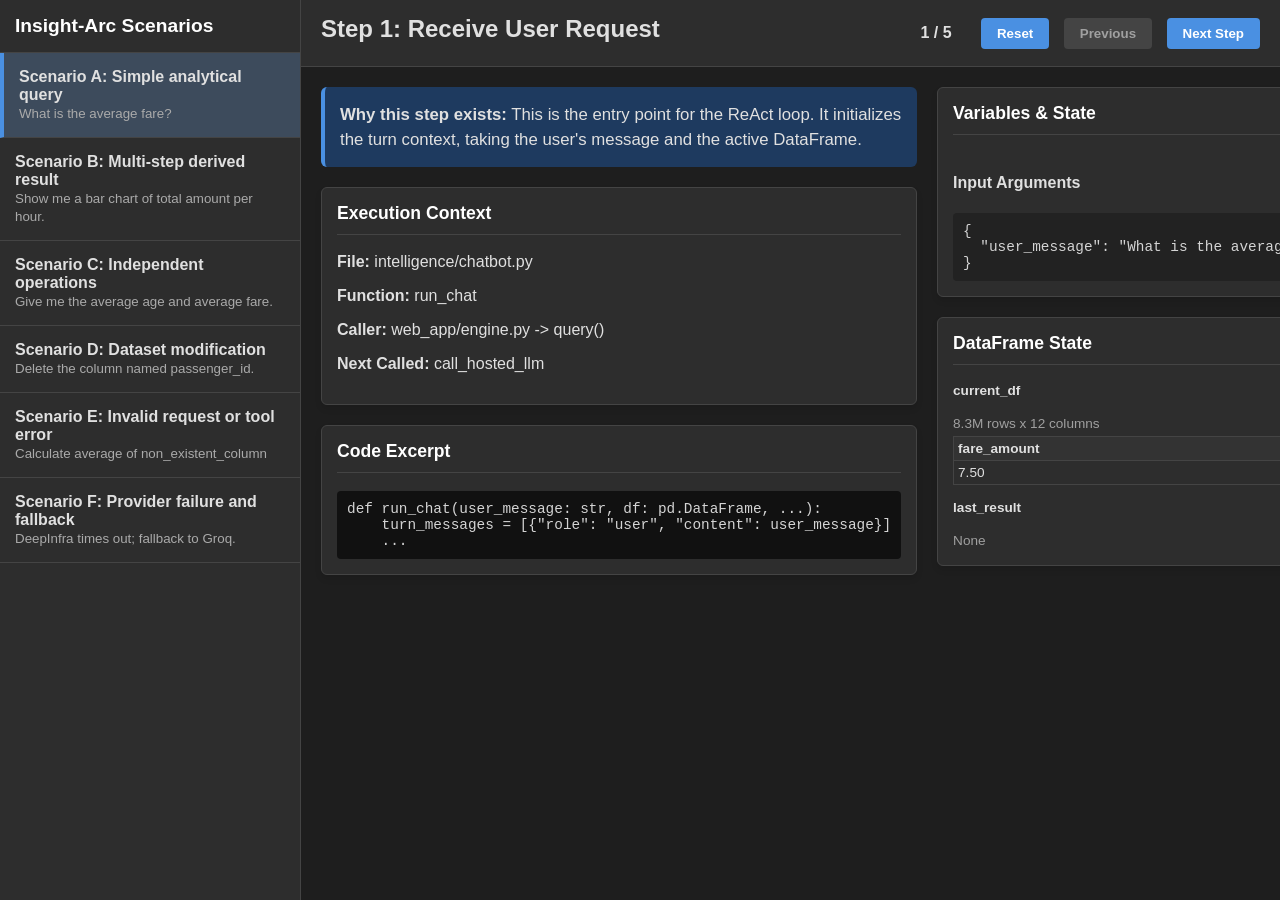
<file: docs/architecture-walkthrough/interactive/index.html>
<!DOCTYPE html>
<html lang="en">
<head>
    <meta charset="UTF-8">
    <meta name="viewport" content="width=device-width, initial-scale=1.0">
    <title>Insight-Arc Execution Simulator</title>
    <style>
        :root {
            --bg-color: #1e1e1e;
            --panel-bg: #2d2d2d;
            --text-main: #e0e0e0;
            --text-muted: #a0a0a0;
            --accent: #4a90e2;
            --border: #444;
            --success: #4caf50;
            --warning: #ffb74d;
            --error: #f44336;
        }
        body { margin: 0; font-family: -apple-system, BlinkMacSystemFont, 'Segoe UI', Roboto, Oxygen, Ubuntu, Cantarell, sans-serif; background-color: var(--bg-color); color: var(--text-main); display: flex; height: 100vh; overflow: hidden; }
        .sidebar { width: 300px; background-color: var(--panel-bg); border-right: 1px solid var(--border); display: flex; flex-direction: column; }
        .sidebar h2 { padding: 15px; margin: 0; font-size: 1.2rem; border-bottom: 1px solid var(--border); color: #fff; }
        .scenario-list { flex: 1; overflow-y: auto; list-style: none; padding: 0; margin: 0; }
        .scenario-item { padding: 15px; border-bottom: 1px solid var(--border); cursor: pointer; transition: background 0.2s; }
        .scenario-item:hover { background-color: #383838; }
        .scenario-item.active { background-color: #3d4b5c; border-left: 4px solid var(--accent); }
        .main-content { flex: 1; display: flex; flex-direction: column; overflow: hidden; }
        .header { padding: 15px 20px; border-bottom: 1px solid var(--border); background-color: var(--panel-bg); display: flex; justify-content: space-between; align-items: center; }
        .controls button { background-color: var(--accent); color: white; border: none; padding: 8px 16px; border-radius: 4px; cursor: pointer; font-weight: bold; margin-left: 10px; }
        .controls button:disabled { background-color: var(--border); color: var(--text-muted); cursor: not-allowed; }
        .content-scroll { flex: 1; overflow-y: auto; padding: 20px; display: flex; gap: 20px; }
        .left-col { flex: 3; display: flex; flex-direction: column; gap: 20px; }
        .right-col { flex: 2; display: flex; flex-direction: column; gap: 20px; }
        .card { background-color: var(--panel-bg); border-radius: 6px; border: 1px solid var(--border); padding: 15px; box-shadow: 0 4px 6px rgba(0,0,0,0.1); }
        .card h3 { margin-top: 0; border-bottom: 1px solid var(--border); padding-bottom: 10px; color: #fff; font-size: 1.1rem; }
        pre { background-color: #111; padding: 10px; border-radius: 4px; overflow-x: auto; font-family: 'Courier New', Courier, monospace; font-size: 0.9rem; margin: 0; color: #d4d4d4; }
        .badge { display: inline-block; padding: 3px 8px; border-radius: 12px; font-size: 0.8rem; font-weight: bold; background-color: var(--border); margin-right: 5px; }
        .badge.llm { background-color: #9c27b0; color: white; }
        .badge.tool { background-color: #009688; color: white; }
        .badge.error { background-color: var(--error); color: white; }
        .grid-2 { display: grid; grid-template-columns: 1fr 1fr; gap: 10px; }
        .data-inspector { font-size: 0.85rem; }
        .data-inspector table { width: 100%; border-collapse: collapse; margin-top: 5px; }
        .data-inspector th, .data-inspector td { border: 1px solid var(--border); padding: 4px; text-align: left; }
        .data-inspector th { background-color: #333; }
        .explanation { font-size: 1.05rem; line-height: 1.5; color: #e0e0e0; background-color: #1e3a5f; padding: 15px; border-radius: 6px; border-left: 4px solid var(--accent); }
    </style>
</head>
<body>
    <div class="sidebar">
        <h2>Insight-Arc Scenarios</h2>
        <ul class="scenario-list" id="scenario-list"></ul>
    </div>
    <div class="main-content">
        <div class="header">
            <div>
                <h2 id="step-title" style="margin:0;">Select a Scenario</h2>
                <div id="step-badges" style="margin-top: 8px;"></div>
            </div>
            <div class="controls">
                <span id="step-counter" style="margin-right: 15px; font-weight: bold;"></span>
                <button id="btn-reset">Reset</button>
                <button id="btn-prev">Previous</button>
                <button id="btn-next">Next Step</button>
            </div>
        </div>
        <div class="content-scroll" id="content-scroll" style="display: none;">
            <div class="left-col">
                <div class="explanation" id="explanation"></div>
                
                <div class="card">
                    <h3>Execution Context</h3>
                    <p><strong>File:</strong> <span id="ctx-file"></span></p>
                    <p><strong>Function:</strong> <span id="ctx-function"></span></p>
                    <p><strong>Caller:</strong> <span id="ctx-caller"></span></p>
                    <p><strong>Next Called:</strong> <span id="ctx-next"></span></p>
                </div>

                <div class="card">
                    <h3>Code Excerpt</h3>
                    <pre id="code-excerpt"></pre>
                </div>
            </div>
            
            <div class="right-col">
                <div class="card">
                    <h3>Variables & State</h3>
                    <div class="grid-2">
                        <div>
                            <h4>Input Arguments</h4>
                            <pre id="var-inputs" style="background:#222; max-height: 150px;"></pre>
                        </div>
                        <div>
                            <h4>Return Value / Output</h4>
                            <pre id="var-outputs" style="background:#222; max-height: 150px;"></pre>
                        </div>
                    </div>
                </div>

                <div class="card data-inspector">
                    <h3>DataFrame State</h3>
                    <h4>current_df</h4>
                    <p id="df-current-meta" style="margin:2px 0; color:var(--text-muted);"></p>
                    <div id="df-current-preview"></div>
                    
                    <h4 style="margin-top:15px;">last_result</h4>
                    <p id="df-last-meta" style="margin:2px 0; color:var(--text-muted);"></p>
                    <div id="df-last-preview"></div>
                </div>
            </div>
        </div>
    </div>

    <!-- Injecting JS Data -->
    <script src="scenarios.js"></script>
    <script>
        const scenarioList = document.getElementById('scenario-list');
        const contentScroll = document.getElementById('content-scroll');
        const btnNext = document.getElementById('btn-next');
        const btnPrev = document.getElementById('btn-prev');
        const btnReset = document.getElementById('btn-reset');
        
        let currentScenarioIndex = -1;
        let currentStepIndex = 0;

        function init() {
            scenarios.forEach((sc, idx) => {
                const li = document.createElement('li');
                li.className = 'scenario-item';
                li.innerHTML = `<strong>${sc.title}</strong><br><small style="color:#aaa;">${sc.description}</small>`;
                li.onclick = () => loadScenario(idx);
                scenarioList.appendChild(li);
            });
            if(scenarios.length > 0) loadScenario(0);
        }

        function loadScenario(idx) {
            document.querySelectorAll('.scenario-item').forEach(el => el.classList.remove('active'));
            scenarioList.children[idx].classList.add('active');
            currentScenarioIndex = idx;
            currentStepIndex = 0;
            renderStep();
        }

        function renderStep() {
            const sc = scenarios[currentScenarioIndex];
            const step = sc.steps[currentStepIndex];
            
            contentScroll.style.display = 'flex';
            
            document.getElementById('step-title').innerText = `Step ${currentStepIndex + 1}: ${step.purpose}`;
            document.getElementById('step-counter').innerText = `${currentStepIndex + 1} / ${sc.steps.length}`;
            
            let badges = '';
            if (step.llmContacted) badges += '<span class="badge llm">LLM Network Call</span>';
            if (step.toolAction) badges += `<span class="badge tool">Tool: ${step.toolAction}</span>`;
            if (step.isError) badges += '<span class="badge error">Error / Fallback</span>';
            document.getElementById('step-badges').innerHTML = badges;
            
            document.getElementById('explanation').innerHTML = `<strong>Why this step exists:</strong> ${step.explanation}`;
            
            document.getElementById('ctx-file').innerText = step.file;
            document.getElementById('ctx-function').innerText = step.functionName;
            document.getElementById('ctx-caller').innerText = step.caller || 'N/A';
            document.getElementById('ctx-next').innerText = step.nextFunction || 'N/A';
            
            document.getElementById('code-excerpt').innerText = step.codeExcerpt;
            
            document.getElementById('var-inputs').innerText = JSON.stringify(step.inputArgs, null, 2);
            document.getElementById('var-outputs').innerText = step.returnValue ? JSON.stringify(step.returnValue, null, 2) : 'None / Pending';
            
            // Render DF State
            document.getElementById('df-current-meta').innerText = step.currentDfMeta || 'None';
            document.getElementById('df-current-preview').innerHTML = step.currentDfHtml || '';
            document.getElementById('df-last-meta').innerText = step.lastResultMeta || 'None';
            document.getElementById('df-last-preview').innerHTML = step.lastResultHtml || '';
            
            btnPrev.disabled = currentStepIndex === 0;
            btnNext.disabled = currentStepIndex === sc.steps.length - 1;
        }

        btnNext.onclick = () => { if (currentStepIndex < scenarios[currentScenarioIndex].steps.length - 1) { currentStepIndex++; renderStep(); } };
        btnPrev.onclick = () => { if (currentStepIndex > 0) { currentStepIndex--; renderStep(); } };
        btnReset.onclick = () => { currentStepIndex = 0; renderStep(); };

        window.onload = init;
    </script>
</body>
</html>
</file>
